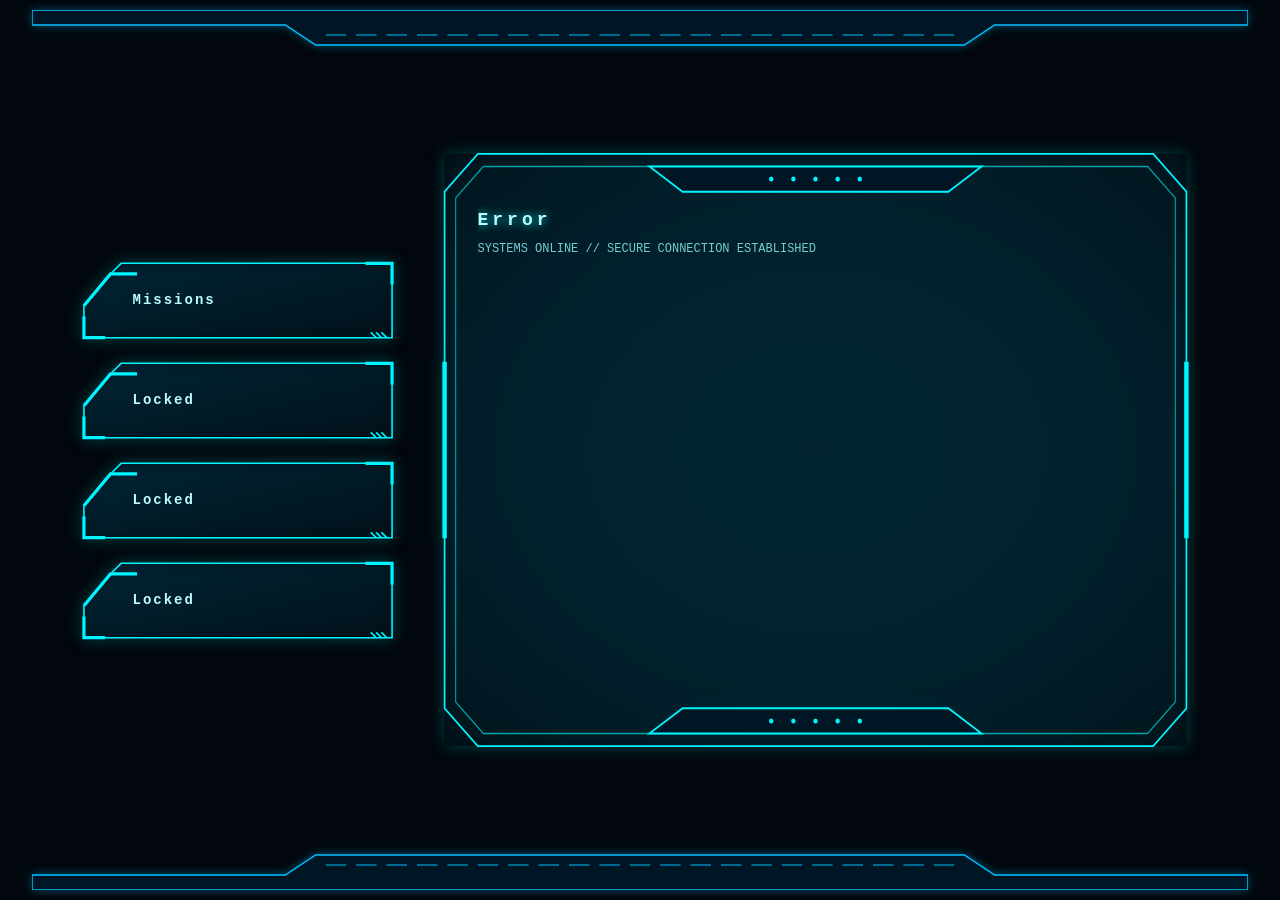
<file: Quest board/index.html>
<!DOCTYPE html>
<html lang="nl">
<head>
  <meta charset="UTF-8">
  <meta name="viewport" content="width=device-width, initial-scale=1.0">
  <title>Identieke HUD Interface</title>
  <link rel="stylesheet" href="./style/style.css">
</head>
<body class="fixed-screen">


  
  <div class="hud-top-bar">
    <svg viewBox="0 0 1200 40" preserveAspectRatio="none">
      <path d="M 0,0 L 1200,0 L 1200,15 L 950,15 L 920,35 L 280,35 L 250,15 L 0,15 Z" fill="#011625" stroke="#00bfff" stroke-width="1.5"/>
      <path d="M 290,25 L 910,25" stroke="#00bfff" stroke-width="1" stroke-dasharray="20 10"/>
    </svg>
  </div>

  
  <div class="hud-main-container">
    
    
    <div class="left-menu-panel">
      
      
      <div class="hud-button-wrapper">
        <svg viewBox="0 0 300 80" class="hud-svg-shape">
          <polygon points="40,5 295,5 295,75 5,75 5,45 30,15" fill="url(#boxGrad)" />
          <polygon points="40,5 295,5 295,75 5,75 5,45 30,15" fill="none" stroke="#00f5ff" stroke-width="1.5" />
          <path d="M 5,45 L 30,15 L 55,15" fill="none" stroke="#00f5ff" stroke-width="3" />
          <path d="M 5,55 L 5,75 L 25,75" fill="none" stroke="#00f5ff" stroke-width="3" />
          <path d="M 270,5 L 295,5 L 295,25" fill="none" stroke="#00f5ff" stroke-width="3" />
          <path d="M 275,70 L 280,75 M 280,70 L 285,75 M 285,70 L 290,75" stroke="#00f5ff" stroke-width="1.5" />
        </svg>
          <a href="first.html" class="hud-box-link">
            Missions
          </a>
      </div>

      <div class="hud-button-wrapper">
        <svg viewBox="0 0 300 80" class="hud-svg-shape"><polygon points="40,5 295,5 295,75 5,75 5,45 30,15" fill="url(#boxGrad)" /><polygon points="40,5 295,5 295,75 5,75 5,45 30,15" fill="none" stroke="#00f5ff" stroke-width="1.5" /><path d="M 5,45 L 30,15 L 55,15" fill="none" stroke="#00f5ff" stroke-width="3" /><path d="M 5,55 L 5,75 L 25,75" fill="none" stroke="#00f5ff" stroke-width="3" /><path d="M 270,5 L 295,5 L 295,25" fill="none" stroke="#00f5ff" stroke-width="3" /><path d="M 275,70 L 280,75 M 280,70 L 285,75 M 285,70 L 290,75" stroke="#00f5ff" stroke-width="1.5" /></svg>
        <div class="button-text">Locked</div>
      </div>

      <div class="hud-button-wrapper">
        <svg viewBox="0 0 300 80" class="hud-svg-shape"><polygon points="40,5 295,5 295,75 5,75 5,45 30,15" fill="url(#boxGrad)" /><polygon points="40,5 295,5 295,75 5,75 5,45 30,15" fill="none" stroke="#00f5ff" stroke-width="1.5" /><path d="M 5,45 L 30,15 L 55,15" fill="none" stroke="#00f5ff" stroke-width="3" /><path d="M 5,55 L 5,75 L 25,75" fill="none" stroke="#00f5ff" stroke-width="3" /><path d="M 270,5 L 295,5 L 295,25" fill="none" stroke="#00f5ff" stroke-width="3" /><path d="M 275,70 L 280,75 M 280,70 L 285,75 M 285,70 L 290,75" stroke="#00f5ff" stroke-width="1.5" /></svg>
        <div class="button-text">Locked</div>
      </div>

      <div class="hud-button-wrapper">
        <svg viewBox="0 0 300 80" class="hud-svg-shape"><polygon points="40,5 295,5 295,75 5,75 5,45 30,15" fill="url(#boxGrad)" /><polygon points="40,5 295,5 295,75 5,75 5,45 30,15" fill="none" stroke="#00f5ff" stroke-width="1.5" /><path d="M 5,45 L 30,15 L 55,15" fill="none" stroke="#00f5ff" stroke-width="3" /><path d="M 5,55 L 5,75 L 25,75" fill="none" stroke="#00f5ff" stroke-width="3" /><path d="M 270,5 L 295,5 L 295,25" fill="none" stroke="#00f5ff" stroke-width="3" /><path d="M 275,70 L 280,75 M 280,70 L 285,75 M 285,70 L 290,75" stroke="#00f5ff" stroke-width="1.5" /></svg>
        <div class="button-text">Locked</div>
      </div>

    </div>

    <div class="main-screen-panel">
      <svg viewBox="0 0 700 500" class="hud-svg-shape" preserveAspectRatio="none">
        <rect x="15" y="15" width="670" height="470" fill="url(#screenBgGrad)" />
        <polygon points="15,45 45,15 655,15 685,45 685,455 655,485 45,485 15,455" fill="none" stroke="#00f5ff" stroke-width="1.5" />
        <polygon points="25,50 50,25 650,25 675,50 675,450 650,475 50,475 25,450" fill="none" stroke="#00a3a8" stroke-width="1" />
        <path d="M 15,180 L 15,320 M 685,180 L 685,320" stroke="#00f5ff" stroke-width="4" fill="none" />
        <polygon points="200,25 230,45 470,45 500,25" fill="#011625" stroke="#00f5ff" stroke-width="1.5" />
        <polygon points="200,475 230,455 470,455 500,475" fill="#011625" stroke="#00f5ff" stroke-width="1.5" />
        <circle cx="310" cy="35" r="2" fill="#00f5ff" /><circle cx="330" cy="35" r="2" fill="#00f5ff" /><circle cx="350" cy="35" r="2" fill="#00f5ff" /><circle cx="370" cy="35" r="2" fill="#00f5ff" /><circle cx="390" cy="35" r="2" fill="#00f5ff" />
        <circle cx="310" cy="465" r="2" fill="#00f5ff" /><circle cx="330" cy="465" r="2" fill="#00f5ff" /><circle cx="350" cy="465" r="2" fill="#00f5ff" /><circle cx="370" cy="465" r="2" fill="#00f5ff" /><circle cx="390" cy="465" r="2" fill="#00f5ff" />
      </svg>

      <div class="screen-content-overlay">
        <h2>Error</h2>
        <p>SYSTEMS ONLINE // SECURE CONNECTION ESTABLISHED</p>
      </div>
    </div>

  </div>

  <div class="hud-bottom-bar">
    <svg viewBox="0 0 1200 40" preserveAspectRatio="none">
      <path d="M 0,40 L 1200,40 L 1200,25 L 950,25 L 920,5 L 280,5 L 250,25 L 0,25 Z" fill="#011625" stroke="#00bfff" stroke-width="1.5"/>
      <path d="M 290,15 L 910,15" stroke="#00bfff" stroke-width="1" stroke-dasharray="20 10"/>
    </svg>
  </div>

  <svg width="0" height="0" style="position: absolute;">
    <defs>
   
      <linearGradient id="boxGrad" x1="0%" y1="0%" x2="100%" y2="100%">
        <stop offset="0%" stop-color="#021a2e" stop-opacity="0.7" />
        <stop offset="100%" stop-color="#010c14" stop-opacity="0.9" />
      </linearGradient>
    
      <radialGradient id="screenBgGrad" cx="50%" cy="50%" r="70%">
        <stop offset="0%" stop-color="#04233c" stop-opacity="0.4" />
        <stop offset="100%" stop-color="#010a12" stop-opacity="0.8" />
      </radialGradient>
    </defs>
  </svg>

</body>
</html>
</file>
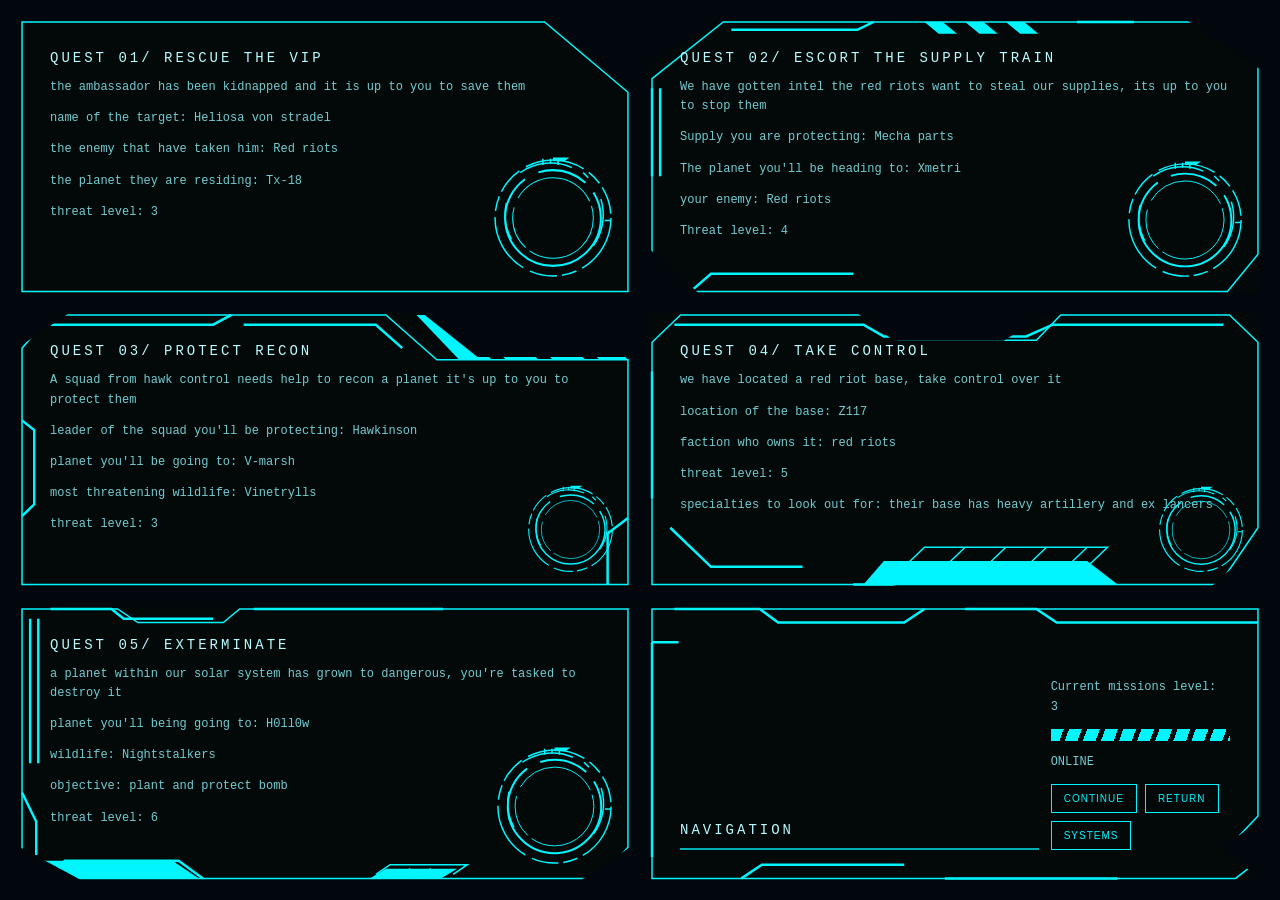
<file: Quest board/first.html>
<!DOCTYPE html>
<html lang="en">
<head>
  <meta charset="UTF-8">
  <meta name="viewport" content="width=device-width, initial-scale=1.0">
  <title>Sci-Fi HUD Panels</title>
  <link rel="stylesheet" href="./style/style.css">
</head>

<body>
    <main class="hud-grid">

        
        <section class="hud hud-1">
            <svg viewBox="0 0 300 140" preserveAspectRatio="none"
                aria-hidden="true">
                <path class="outline"
                d="M1 1 H258 L299 37 V139 H1 Z"/>
                <path class="accent"
                d="M270 1 H299 V29 Z"/>
            </svg>
            <div class="hud-circle circle-1" aria-hidden="true">
                <svg viewBox="0 0 100 100">
                    
                    <circle class="ring ring-outer"
                    cx="50" cy="50" r="46"/>
                    <circle class="ring ring-main"
                    cx="50" cy="50" r="38"/>
                    <circle class="ring ring-inner"
                    cx="50" cy="50" r="32"/>

                    <path class="ring"
                    d="M 24 14 A 42 42 0 0 1 65 10"/>

                    <path class="ring"
                    d="M 88 35 A 42 42 0 0 1 82 72"/>

                    <path class="ring"
                    d="M 17 67 A 42 42 0 0 1 13 38"/>

                    
                    <path class="ring"
                    d="M 42 3 L 42 8 M 48 3 L 48 7
                        M 54 4 L 54 8
                        M 74 14 L 78 18
                        M 91 52 L 96 52"/>

                    
                    <path class="accent"
                    d="M 50 2 L 63 2 L 59 5 L 50 5 Z"/>
                </svg>
            </div>




            <div class="hud-content">
                <h2> quest 01/ Rescue the vip</h2>
                <p>the ambassador has been kidnapped and it is up to you to save them</p>
                <p>name of the target: Heliosa von stradel</p>
                <p>the enemy that have taken him: Red riots</p>
                <p>the planet they are residing: Tx-18</p>
                <p>threat level: 3</p>
            </div>
        </section>

        
        <section class="hud hud-2">
            <svg viewBox="0 0 300 140" preserveAspectRatio="none"
                aria-hidden="true">
                <path class="outline"
                d="M36 1 H270 L299 1 V20 L299 120
                    L284 139 H1 V30 Z"/>
                <path class="detail"
                d="M40 5 H102 L110 1 M210 1 H238
                    M1 35 V80 M5 35 V80
                    M20 139 L30 130 H100"/>
                <path class="accent"
                d="M135 1 H144 L151 7 H142 Z
                    M155 1 H164 L171 7 H162 Z
                    M175 1 H184 L191 7 H182 Z"/>
            </svg>
            <div class="hud-circle circle-1" aria-hidden="true">
                <svg viewBox="0 0 100 100">
                    
                    <circle class="ring ring-outer"
                    cx="50" cy="50" r="46"/>
                    <circle class="ring ring-main"
                    cx="50" cy="50" r="38"/>
                    <circle class="ring ring-inner"
                    cx="50" cy="50" r="32"/>

                    <path class="ring"
                    d="M 24 14 A 42 42 0 0 1 65 10"/>

                    <path class="ring"
                    d="M 88 35 A 42 42 0 0 1 82 72"/>

                    <path class="ring"
                    d="M 17 67 A 42 42 0 0 1 13 38"/>

                    
                    <path class="ring"
                    d="M 42 3 L 42 8 M 48 3 L 48 7
                        M 54 4 L 54 8
                        M 74 14 L 78 18
                        M 91 52 L 96 52"/>

                    
                    <path class="accent"
                    d="M 50 2 L 63 2 L 59 5 L 50 5 Z"/>
                </svg>
            </div>
            <div class="hud-content">
                <h2>quest 02/ Escort the supply train</h2>
                <p>We have gotten intel the red riots want to steal our supplies, its up to you to stop them</p>
                <p>Supply you are protecting: Mecha parts</p>
                <p>The planet you'll be heading to: Xmetri</p>
                <p>your enemy: Red riots</p>
                <p>Threat level: 4</p>
            </div>
        </section>

        
        <section class="hud hud-3">
            <svg viewBox="0 0 300 140" preserveAspectRatio="none"
                aria-hidden="true">
                <path class="outline"
                d="M15 1 H100 L110 1 L120 1 H180
                    L205 24 H299 V139 H1 V18 Z"/>
                <path class="detail"
                d="M15 6 H95 L104 1
                    M110 6 H175 L188 18
                    M1 55 L7 60 V98 L1 104
                    M299 105 L289 113 V139"/>
                <path class="accent"
                d="M195 1 L211 1 L232 24 H216 Z
                    M218 1 L234 1 L255 24 H239 Z
                    M241 1 L257 1 L278 24 H262 Z
                    M264 1 L280 1 L299 24 H285 Z"/>
            </svg>
            <div class="hud-circle circle-1" aria-hidden="true">
                <svg viewBox="0 0 100 100">
                    
                    <circle class="ring ring-outer"
                    cx="50" cy="50" r="46"/>
                    <circle class="ring ring-main"
                    cx="50" cy="50" r="38"/>
                    <circle class="ring ring-inner"
                    cx="50" cy="50" r="32"/>

                    <path class="ring"
                    d="M 24 14 A 42 42 0 0 1 65 10"/>

                    <path class="ring"
                    d="M 88 35 A 42 42 0 0 1 82 72"/>

                    <path class="ring"
                    d="M 17 67 A 42 42 0 0 1 13 38"/>

                    
                    <path class="ring"
                    d="M 42 3 L 42 8 M 48 3 L 48 7
                        M 54 4 L 54 8
                        M 74 14 L 78 18
                        M 91 52 L 96 52"/>

                    
                    <path class="accent"
                    d="M 50 2 L 63 2 L 59 5 L 50 5 Z"/>
                </svg>
            </div>
            <div class="hud-content">
                <h2>quest 03/ Protect recon</h2>
                <p>A squad from hawk control needs help to recon a planet it's up to you to protect them</p>
                <p>leader of the squad you'll be protecting: Hawkinson</p>
                <p>planet you'll be going to: V-marsh</p>
                <p>most threatening wildlife: Vinetrylls </p>
                <p>threat level: 3</p>
            </div>
        </section>

        
        <section class="hud hud-4">
            <svg viewBox="0 0 300 140" preserveAspectRatio="none"
                aria-hidden="true">
                <path class="outline"
                d="M1 15 L15 1 H110 L122 14 H190
                    L202 1 H285 L299 15 V110
                    L280 139 H1 Z"/>
                <path class="detail"
                d="M12 6 H105 L115 12 H185
                    L198 6 H282 M1 30 V95
                    M10 110 L30 130 H75
                    M100 139 H120"/>
                <path class="accent"
                d="M115 127 H215 L230 139 H105 Z"/>
                <path class="outline"
                d="M125 130 L135 120 H225 L215 130
                    M145 130 L155 120 M165 130 L175 120
                    M185 130 L195 120 M205 130 L215 120"/>
            </svg>
            <div class="hud-circle circle-1" aria-hidden="true">
                <svg viewBox="0 0 100 100">
                    
                    <circle class="ring ring-outer"
                    cx="50" cy="50" r="46"/>
                    <circle class="ring ring-main"
                    cx="50" cy="50" r="38"/>
                    <circle class="ring ring-inner"
                    cx="50" cy="50" r="32"/>

                    <path class="ring"
                    d="M 24 14 A 42 42 0 0 1 65 10"/>

                    <path class="ring"
                    d="M 88 35 A 42 42 0 0 1 82 72"/>

                    <path class="ring"
                    d="M 17 67 A 42 42 0 0 1 13 38"/>

                    
                    <path class="ring"
                    d="M 42 3 L 42 8 M 48 3 L 48 7
                        M 54 4 L 54 8
                        M 74 14 L 78 18
                        M 91 52 L 96 52"/>

                    
                    <path class="accent"
                    d="M 50 2 L 63 2 L 59 5 L 50 5 Z"/>
                </svg>
            </div>
            <div class="hud-content">
                <h2>quest 04/ Take control</h2>
                <p>we have located a red riot base, take control over it</p>
                <p>location of the base: Z117</p>
                <p>faction who owns it: red riots</p>
                <p>threat level: 5</p>
                <p>specialties to look out for: their base has heavy artillery and ex lancers </p>
            </div>
        </section>

        
        <section class="hud hud-5">
            <svg viewBox="0 0 300 140" preserveAspectRatio="none"
                aria-hidden="true">
                <path class="outline"
                d="M1 1 H48 L58 8 H100 L108 1
                    H210 L220 1 H299 V123
                    L285 139 H1 Z"/>
                <path class="detail"
                d="M5 6 V80 M9 6 V80
                    M15 1 H45 L51 6 H95
                    M115 1 H208
                    M1 95 L8 110 V127
                    M15 139 L22 130 H78 L90 139"/>
                <path class="accent"
                d="M8 130 H75 L88 139 H8 Z
                    M180 134 H215 L207 139 H172 Z"/>
                <path class="outline"
                d="M175 137 L182 132 H220 L213 137
                    M185 139 L192 134 M195 139 L202 134"/>
            </svg>
            <div class="hud-circle circle-1" aria-hidden="true">
                <svg viewBox="0 0 100 100">
                    
                    <circle class="ring ring-outer"
                    cx="50" cy="50" r="46"/>
                    <circle class="ring ring-main"
                    cx="50" cy="50" r="38"/>
                    <circle class="ring ring-inner"
                    cx="50" cy="50" r="32"/>

                    <path class="ring"
                    d="M 24 14 A 42 42 0 0 1 65 10"/>

                    <path class="ring"
                    d="M 88 35 A 42 42 0 0 1 82 72"/>

                    <path class="ring"
                    d="M 17 67 A 42 42 0 0 1 13 38"/>

                    
                    <path class="ring"
                    d="M 42 3 L 42 8 M 48 3 L 48 7
                        M 54 4 L 54 8
                        M 74 14 L 78 18
                        M 91 52 L 96 52"/>

                    
                    <path class="accent"
                    d="M 50 2 L 63 2 L 59 5 L 50 5 Z"/>
                </svg>
            </div>
            <div class="hud-content">
                <h2>quest 05/ exterminate</h2>
                <p>a planet within our solar system has grown to dangerous, you're tasked to destroy it</p>
                <p>planet you'll being going to: H0ll0w</p>
                <p>wildlife: Nightstalkers</p>
                <p>objective: plant and protect bomb</p>
                <p>threat level: 6</p>
            </div>
        </section>

        
        <section class="hud hud-6">
            <svg viewBox="0 0 300 140" preserveAspectRatio="none"
                aria-hidden="true">
                <path class="outline"
                d="M1 1 H299 V107 L290 117 L299 130
                    L288 139 H1 Z"/>
                <path class="detail"
                d="M12 1 H54 L63 8 H125 L135 1
                    M155 1 H190 L200 8 H299
                    M1 18 H14 M1 18 V128
                    M45 139 L55 132 H125
                    M145 139 H230"/>
            </svg>
            <div class="hud-content">
                <div>
                <h2>navigation</h2>
                <div class="screen"></div>
                </div>
                <div>
                <p>Current missions level: 3</p>
                <div class="bars"></div>
                <p>ONLINE</p>
                

                <div class="button-group">
                    <button onclick="window.location.href='second.html'">
                        Continue
                    </button>

                    <button onclick="window.location.href='last.html'">
                        Return
                    </button>
                    <button onclick="window.location.href='index.html'">
                        Systems
                    </button>
                </div>
            </div>
        </section>

    </main>
    <script>
        document.querySelectorAll('.hud-circle').forEach(circle => {
        
        const size = Math.floor(Math.random() * 41) + 90;

        circle.style.setProperty('--circle-size', `${size}px`);
        });
    </script>
</body>
</html>
</file>
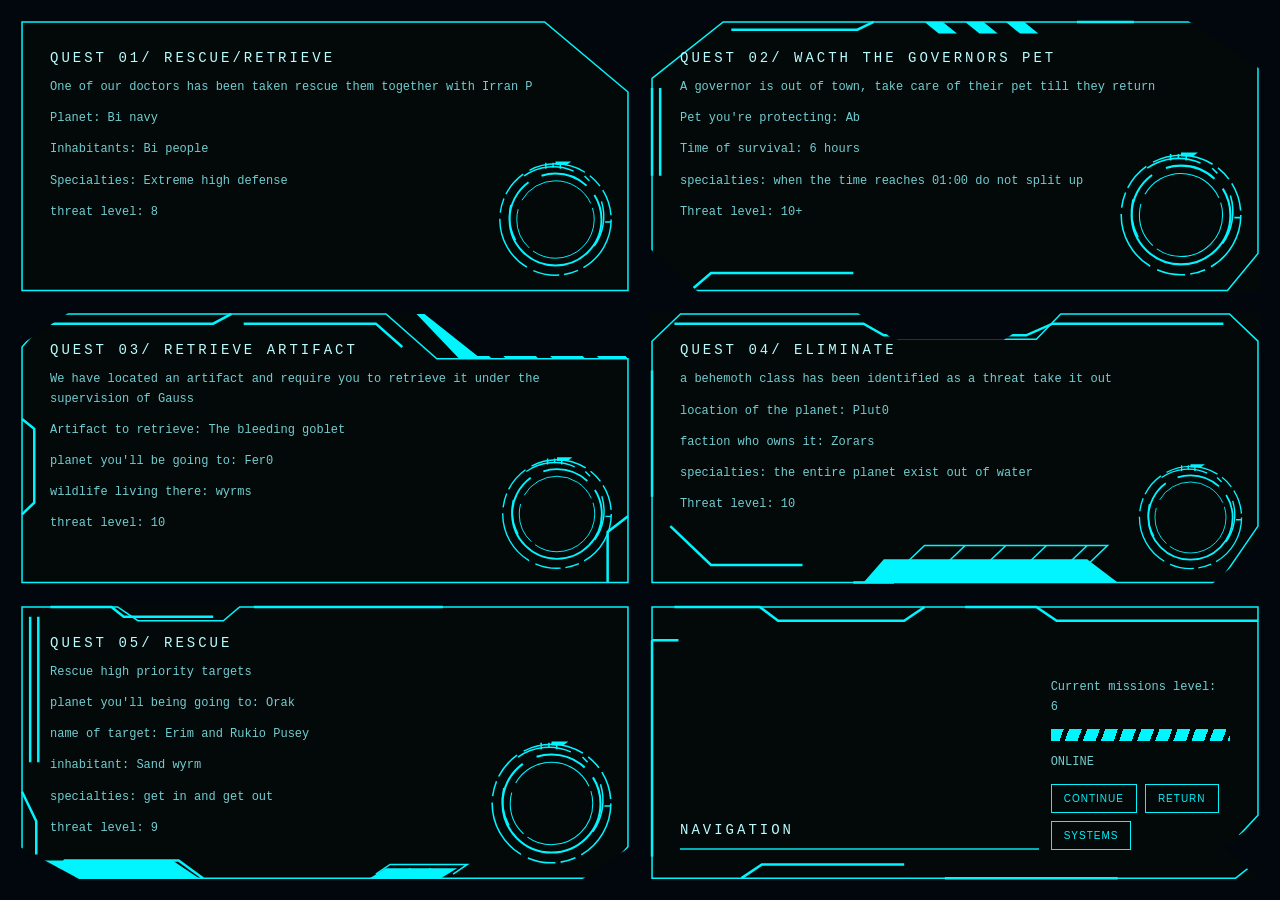
<file: Quest board/last.html>
<!DOCTYPE html>
<html lang="en">
<head>
  <meta charset="UTF-8">
  <meta name="viewport" content="width=device-width, initial-scale=1.0">
  <title>Sci-Fi HUD Panels</title>
  <link rel="stylesheet" href="./style/style.css">
</head>

<body>
    <main class="hud-grid">

        
        <section class="hud hud-1">
            <svg viewBox="0 0 300 140" preserveAspectRatio="none"
                aria-hidden="true">
                <path class="outline"
                d="M1 1 H258 L299 37 V139 H1 Z"/>
                <path class="accent"
                d="M270 1 H299 V29 Z"/>
            </svg>
            <div class="hud-circle circle-1" aria-hidden="true">
                <svg viewBox="0 0 100 100">
                    
                    <circle class="ring ring-outer"
                    cx="50" cy="50" r="46"/>
                    <circle class="ring ring-main"
                    cx="50" cy="50" r="38"/>
                    <circle class="ring ring-inner"
                    cx="50" cy="50" r="32"/>

                    <path class="ring"
                    d="M 24 14 A 42 42 0 0 1 65 10"/>

                    <path class="ring"
                    d="M 88 35 A 42 42 0 0 1 82 72"/>

                    <path class="ring"
                    d="M 17 67 A 42 42 0 0 1 13 38"/>

                    
                    <path class="ring"
                    d="M 42 3 L 42 8 M 48 3 L 48 7
                        M 54 4 L 54 8
                        M 74 14 L 78 18
                        M 91 52 L 96 52"/>

                    
                    <path class="accent"
                    d="M 50 2 L 63 2 L 59 5 L 50 5 Z"/>
                </svg>
            </div>




            <div class="hud-content">
                <h2> quest 01/ rescue/retrieve</h2>
                <p>One of our doctors has been taken rescue them together with Irran P</p>
                <p>Planet: Bi navy</p>
                <p>Inhabitants: Bi people</p>
                <p>Specialties: Extreme high defense</p>
                <p>threat level: 8</p>
            </div>
        </section>

        
        <section class="hud hud-2">
            <svg viewBox="0 0 300 140" preserveAspectRatio="none"
                aria-hidden="true">
                <path class="outline"
                d="M36 1 H270 L299 1 V20 L299 120
                    L284 139 H1 V30 Z"/>
                <path class="detail"
                d="M40 5 H102 L110 1 M210 1 H238
                    M1 35 V80 M5 35 V80
                    M20 139 L30 130 H100"/>
                <path class="accent"
                d="M135 1 H144 L151 7 H142 Z
                    M155 1 H164 L171 7 H162 Z
                    M175 1 H184 L191 7 H182 Z"/>
            </svg>
            <div class="hud-circle circle-1" aria-hidden="true">
                <svg viewBox="0 0 100 100">
                    
                    <circle class="ring ring-outer"
                    cx="50" cy="50" r="46"/>
                    <circle class="ring ring-main"
                    cx="50" cy="50" r="38"/>
                    <circle class="ring ring-inner"
                    cx="50" cy="50" r="32"/>

                    <path class="ring"
                    d="M 24 14 A 42 42 0 0 1 65 10"/>

                    <path class="ring"
                    d="M 88 35 A 42 42 0 0 1 82 72"/>

                    <path class="ring"
                    d="M 17 67 A 42 42 0 0 1 13 38"/>

                    
                    <path class="ring"
                    d="M 42 3 L 42 8 M 48 3 L 48 7
                        M 54 4 L 54 8
                        M 74 14 L 78 18
                        M 91 52 L 96 52"/>

                    
                    <path class="accent"
                    d="M 50 2 L 63 2 L 59 5 L 50 5 Z"/>
                </svg>
            </div>
            <div class="hud-content">
                <h2>quest 02/ Wacth the governors pet</h2>
                <p>A governor is out of town, take care of their pet till they return</p>
                <p>Pet you're protecting: Ab</p>
                <p>Time of survival: 6 hours</p>
                <p>specialties: when the time reaches 01:00 do not split up</p>
                <p>Threat level: 10+</p>
            </div>
        </section>

        
        <section class="hud hud-3">
            <svg viewBox="0 0 300 140" preserveAspectRatio="none"
                aria-hidden="true">
                <path class="outline"
                d="M15 1 H100 L110 1 L120 1 H180
                    L205 24 H299 V139 H1 V18 Z"/>
                <path class="detail"
                d="M15 6 H95 L104 1
                    M110 6 H175 L188 18
                    M1 55 L7 60 V98 L1 104
                    M299 105 L289 113 V139"/>
                <path class="accent"
                d="M195 1 L211 1 L232 24 H216 Z
                    M218 1 L234 1 L255 24 H239 Z
                    M241 1 L257 1 L278 24 H262 Z
                    M264 1 L280 1 L299 24 H285 Z"/>
            </svg>
            <div class="hud-circle circle-1" aria-hidden="true">
                <svg viewBox="0 0 100 100">
                    
                    <circle class="ring ring-outer"
                    cx="50" cy="50" r="46"/>
                    <circle class="ring ring-main"
                    cx="50" cy="50" r="38"/>
                    <circle class="ring ring-inner"
                    cx="50" cy="50" r="32"/>

                    <path class="ring"
                    d="M 24 14 A 42 42 0 0 1 65 10"/>

                    <path class="ring"
                    d="M 88 35 A 42 42 0 0 1 82 72"/>

                    <path class="ring"
                    d="M 17 67 A 42 42 0 0 1 13 38"/>

                    
                    <path class="ring"
                    d="M 42 3 L 42 8 M 48 3 L 48 7
                        M 54 4 L 54 8
                        M 74 14 L 78 18
                        M 91 52 L 96 52"/>

                    
                    <path class="accent"
                    d="M 50 2 L 63 2 L 59 5 L 50 5 Z"/>
                </svg>
            </div>
            <div class="hud-content">
                <h2>quest 03/ Retrieve artifact</h2>
                <p>We have located an artifact and require you to retrieve it under the supervision of Gauss</p>
                <p>Artifact to retrieve: The bleeding goblet</p>
                <p>planet you'll be going to: Fer0</p>
                <p>wildlife living there: wyrms</p>
                <p>threat level: 10</p>
            </div>
        </section>

        
        <section class="hud hud-4">
            <svg viewBox="0 0 300 140" preserveAspectRatio="none"
                aria-hidden="true">
                <path class="outline"
                d="M1 15 L15 1 H110 L122 14 H190
                    L202 1 H285 L299 15 V110
                    L280 139 H1 Z"/>
                <path class="detail"
                d="M12 6 H105 L115 12 H185
                    L198 6 H282 M1 30 V95
                    M10 110 L30 130 H75
                    M100 139 H120"/>
                <path class="accent"
                d="M115 127 H215 L230 139 H105 Z"/>
                <path class="outline"
                d="M125 130 L135 120 H225 L215 130
                    M145 130 L155 120 M165 130 L175 120
                    M185 130 L195 120 M205 130 L215 120"/>
            </svg>
            <div class="hud-circle circle-1" aria-hidden="true">
                <svg viewBox="0 0 100 100">
                    
                    <circle class="ring ring-outer"
                    cx="50" cy="50" r="46"/>
                    <circle class="ring ring-main"
                    cx="50" cy="50" r="38"/>
                    <circle class="ring ring-inner"
                    cx="50" cy="50" r="32"/>

                    <path class="ring"
                    d="M 24 14 A 42 42 0 0 1 65 10"/>

                    <path class="ring"
                    d="M 88 35 A 42 42 0 0 1 82 72"/>

                    <path class="ring"
                    d="M 17 67 A 42 42 0 0 1 13 38"/>

                    
                    <path class="ring"
                    d="M 42 3 L 42 8 M 48 3 L 48 7
                        M 54 4 L 54 8
                        M 74 14 L 78 18
                        M 91 52 L 96 52"/>

                    
                    <path class="accent"
                    d="M 50 2 L 63 2 L 59 5 L 50 5 Z"/>
                </svg>
            </div>
            <div class="hud-content">
                <h2>quest 04/ Eliminate</h2>
                <p>a behemoth class has been identified as a threat take it out</p>
                <p>location of the planet: Plut0</p>
                <p>faction who owns it: Zorars</p>
                <p>specialties: the entire planet exist out of water</p>
                <p>Threat level: 10</p>
            </div>
        </section>

        
        <section class="hud hud-5">
            <svg viewBox="0 0 300 140" preserveAspectRatio="none"
                aria-hidden="true">
                <path class="outline"
                d="M1 1 H48 L58 8 H100 L108 1
                    H210 L220 1 H299 V123
                    L285 139 H1 Z"/>
                <path class="detail"
                d="M5 6 V80 M9 6 V80
                    M15 1 H45 L51 6 H95
                    M115 1 H208
                    M1 95 L8 110 V127
                    M15 139 L22 130 H78 L90 139"/>
                <path class="accent"
                d="M8 130 H75 L88 139 H8 Z
                    M180 134 H215 L207 139 H172 Z"/>
                <path class="outline"
                d="M175 137 L182 132 H220 L213 137
                    M185 139 L192 134 M195 139 L202 134"/>
            </svg>
            <div class="hud-circle circle-1" aria-hidden="true">
                <svg viewBox="0 0 100 100">
                    
                    <circle class="ring ring-outer"
                    cx="50" cy="50" r="46"/>
                    <circle class="ring ring-main"
                    cx="50" cy="50" r="38"/>
                    <circle class="ring ring-inner"
                    cx="50" cy="50" r="32"/>

                    <path class="ring"
                    d="M 24 14 A 42 42 0 0 1 65 10"/>

                    <path class="ring"
                    d="M 88 35 A 42 42 0 0 1 82 72"/>

                    <path class="ring"
                    d="M 17 67 A 42 42 0 0 1 13 38"/>

                    
                    <path class="ring"
                    d="M 42 3 L 42 8 M 48 3 L 48 7
                        M 54 4 L 54 8
                        M 74 14 L 78 18
                        M 91 52 L 96 52"/>

                    
                    <path class="accent"
                    d="M 50 2 L 63 2 L 59 5 L 50 5 Z"/>
                </svg>
            </div>
            <div class="hud-content">
                <h2>quest 05/ Rescue</h2>
                <p>Rescue high priority targets</p>
                <p>planet you'll being going to: Orak</p>
                <p> name of target: Erim and Rukio Pusey</p>
                <p>inhabitant: Sand wyrm </p>
                <p>specialties: get in and get out</p>
                <p>threat level: 9 </p>
            </div>
        </section>

        
        <section class="hud hud-6">
            <svg viewBox="0 0 300 140" preserveAspectRatio="none"
                aria-hidden="true">
                <path class="outline"
                d="M1 1 H299 V107 L290 117 L299 130
                    L288 139 H1 Z"/>
                <path class="detail"
                d="M12 1 H54 L63 8 H125 L135 1
                    M155 1 H190 L200 8 H299
                    M1 18 H14 M1 18 V128
                    M45 139 L55 132 H125
                    M145 139 H230"/>
            </svg>
            <div class="hud-content">
                <div>
                <h2>navigation</h2>
                <div class="screen"></div>
                </div>
                <div>
                <p>Current missions level: 6</p>
                <div class="bars"></div>
                <p>ONLINE</p>
                

                <div class="button-group">
                    <button onclick="window.location.href='first.html'">
                        Continue
                    </button>

                    <button onclick="window.location.href='second.html'">
                        Return
                    </button>

                    <button onclick="window.location.href='index.html'">
                        Systems
                    </button>
                </div>
            </div>
        </section>

    </main>
    <script>
        document.querySelectorAll('.hud-circle').forEach(circle => {
        
        const size = Math.floor(Math.random() * 41) + 90;

        circle.style.setProperty('--circle-size', `${size}px`);
        });
    </script>
</body>
</html>
</file>
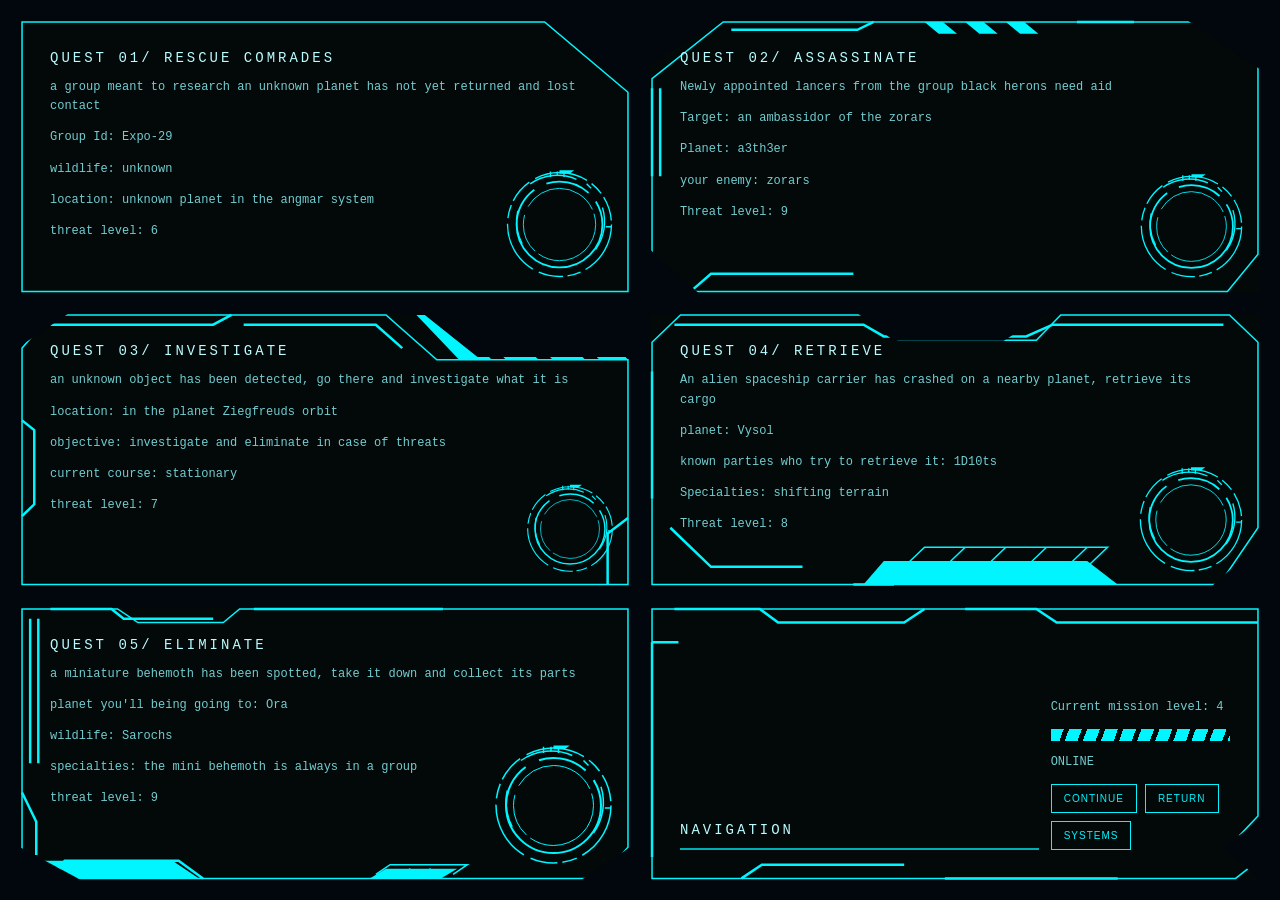
<file: Quest board/second.html>
<!DOCTYPE html>
<html lang="en">
<head>
  <meta charset="UTF-8">
  <meta name="viewport" content="width=device-width, initial-scale=1.0">
  <title>Sci-Fi HUD Panels</title>
  <link rel="stylesheet" href="./style/style.css">
</head>

<body>
    <main class="hud-grid">

        
        <section class="hud hud-1">
            <svg viewBox="0 0 300 140" preserveAspectRatio="none"
                aria-hidden="true">
                <path class="outline"
                d="M1 1 H258 L299 37 V139 H1 Z"/>
                <path class="accent"
                d="M270 1 H299 V29 Z"/>
            </svg>
            <div class="hud-circle circle-1" aria-hidden="true">
                <svg viewBox="0 0 100 100">
                    
                    <circle class="ring ring-outer"
                    cx="50" cy="50" r="46"/>
                    <circle class="ring ring-main"
                    cx="50" cy="50" r="38"/>
                    <circle class="ring ring-inner"
                    cx="50" cy="50" r="32"/>

                    <path class="ring"
                    d="M 24 14 A 42 42 0 0 1 65 10"/>

                    <path class="ring"
                    d="M 88 35 A 42 42 0 0 1 82 72"/>

                    <path class="ring"
                    d="M 17 67 A 42 42 0 0 1 13 38"/>

                    
                    <path class="ring"
                    d="M 42 3 L 42 8 M 48 3 L 48 7
                        M 54 4 L 54 8
                        M 74 14 L 78 18
                        M 91 52 L 96 52"/>

                    
                    <path class="accent"
                    d="M 50 2 L 63 2 L 59 5 L 50 5 Z"/>
                </svg>
            </div>




            <div class="hud-content">
                <h2> quest 01/ Rescue comrades</h2>
                <p>a group meant to research an unknown planet has not yet returned and lost contact</p>
                <p>Group Id: Expo-29</p>
                <p>wildlife: unknown</p>
                <p>location: unknown planet in the angmar system</p>
                <p>threat level: 6</p>
            </div>
        </section>

        
        <section class="hud hud-2">
            <svg viewBox="0 0 300 140" preserveAspectRatio="none"
                aria-hidden="true">
                <path class="outline"
                d="M36 1 H270 L299 1 V20 L299 120
                    L284 139 H1 V30 Z"/>
                <path class="detail"
                d="M40 5 H102 L110 1 M210 1 H238
                    M1 35 V80 M5 35 V80
                    M20 139 L30 130 H100"/>
                <path class="accent"
                d="M135 1 H144 L151 7 H142 Z
                    M155 1 H164 L171 7 H162 Z
                    M175 1 H184 L191 7 H182 Z"/>
            </svg>
            <div class="hud-circle circle-1" aria-hidden="true">
                <svg viewBox="0 0 100 100">
                    
                    <circle class="ring ring-outer"
                    cx="50" cy="50" r="46"/>
                    <circle class="ring ring-main"
                    cx="50" cy="50" r="38"/>
                    <circle class="ring ring-inner"
                    cx="50" cy="50" r="32"/>

                    <path class="ring"
                    d="M 24 14 A 42 42 0 0 1 65 10"/>

                    <path class="ring"
                    d="M 88 35 A 42 42 0 0 1 82 72"/>

                    <path class="ring"
                    d="M 17 67 A 42 42 0 0 1 13 38"/>

                    
                    <path class="ring"
                    d="M 42 3 L 42 8 M 48 3 L 48 7
                        M 54 4 L 54 8
                        M 74 14 L 78 18
                        M 91 52 L 96 52"/>

                    
                    <path class="accent"
                    d="M 50 2 L 63 2 L 59 5 L 50 5 Z"/>
                </svg>
            </div>
            <div class="hud-content">
                <h2>quest 02/ assassinate</h2>
                <p>Newly appointed lancers from the group black herons need aid</p>
                <p>Target: an ambassidor of the zorars</p>
                <p>Planet: a3th3er</p>
                <p>your enemy: zorars</p>
                <p>Threat level: 9</p>
            </div>
        </section>

        
        <section class="hud hud-3">
            <svg viewBox="0 0 300 140" preserveAspectRatio="none"
                aria-hidden="true">
                <path class="outline"
                d="M15 1 H100 L110 1 L120 1 H180
                    L205 24 H299 V139 H1 V18 Z"/>
                <path class="detail"
                d="M15 6 H95 L104 1
                    M110 6 H175 L188 18
                    M1 55 L7 60 V98 L1 104
                    M299 105 L289 113 V139"/>
                <path class="accent"
                d="M195 1 L211 1 L232 24 H216 Z
                    M218 1 L234 1 L255 24 H239 Z
                    M241 1 L257 1 L278 24 H262 Z
                    M264 1 L280 1 L299 24 H285 Z"/>
            </svg>
            <div class="hud-circle circle-1" aria-hidden="true">
                <svg viewBox="0 0 100 100">
                    
                    <circle class="ring ring-outer"
                    cx="50" cy="50" r="46"/>
                    <circle class="ring ring-main"
                    cx="50" cy="50" r="38"/>
                    <circle class="ring ring-inner"
                    cx="50" cy="50" r="32"/>

                    <path class="ring"
                    d="M 24 14 A 42 42 0 0 1 65 10"/>

                    <path class="ring"
                    d="M 88 35 A 42 42 0 0 1 82 72"/>

                    <path class="ring"
                    d="M 17 67 A 42 42 0 0 1 13 38"/>

                    
                    <path class="ring"
                    d="M 42 3 L 42 8 M 48 3 L 48 7
                        M 54 4 L 54 8
                        M 74 14 L 78 18
                        M 91 52 L 96 52"/>

                    
                    <path class="accent"
                    d="M 50 2 L 63 2 L 59 5 L 50 5 Z"/>
                </svg>
            </div>
            <div class="hud-content">
                <h2>quest 03/ Investigate</h2>
                <p>an unknown object has been detected, go there and investigate what it is</p>
                <p>location: in the planet Ziegfreuds orbit</p>
                <p>objective: investigate and eliminate in case of threats</p>
                <p>current course: stationary</p>
                <p>threat level: 7</p>
            </div>
        </section>

        
        <section class="hud hud-4">
            <svg viewBox="0 0 300 140" preserveAspectRatio="none"
                aria-hidden="true">
                <path class="outline"
                d="M1 15 L15 1 H110 L122 14 H190
                    L202 1 H285 L299 15 V110
                    L280 139 H1 Z"/>
                <path class="detail"
                d="M12 6 H105 L115 12 H185
                    L198 6 H282 M1 30 V95
                    M10 110 L30 130 H75
                    M100 139 H120"/>
                <path class="accent"
                d="M115 127 H215 L230 139 H105 Z"/>
                <path class="outline"
                d="M125 130 L135 120 H225 L215 130
                    M145 130 L155 120 M165 130 L175 120
                    M185 130 L195 120 M205 130 L215 120"/>
            </svg>
            <div class="hud-circle circle-1" aria-hidden="true">
                <svg viewBox="0 0 100 100">
                    
                    <circle class="ring ring-outer"
                    cx="50" cy="50" r="46"/>
                    <circle class="ring ring-main"
                    cx="50" cy="50" r="38"/>
                    <circle class="ring ring-inner"
                    cx="50" cy="50" r="32"/>

                    <path class="ring"
                    d="M 24 14 A 42 42 0 0 1 65 10"/>

                    <path class="ring"
                    d="M 88 35 A 42 42 0 0 1 82 72"/>

                    <path class="ring"
                    d="M 17 67 A 42 42 0 0 1 13 38"/>

                    
                    <path class="ring"
                    d="M 42 3 L 42 8 M 48 3 L 48 7
                        M 54 4 L 54 8
                        M 74 14 L 78 18
                        M 91 52 L 96 52"/>

                    
                    <path class="accent"
                    d="M 50 2 L 63 2 L 59 5 L 50 5 Z"/>
                </svg>
            </div>
            <div class="hud-content">
                <h2>quest 04/ Retrieve</h2>
                <p>An alien spaceship carrier has crashed on a nearby planet, retrieve its cargo</p>
                <p>planet: Vysol</p>
                <p>known parties who try to retrieve it: 1D10ts</p>
                <p>Specialties: shifting terrain</p>
                <p>Threat level: 8</p>
            </div>
        </section>

        
        <section class="hud hud-5">
            <svg viewBox="0 0 300 140" preserveAspectRatio="none"
                aria-hidden="true">
                <path class="outline"
                d="M1 1 H48 L58 8 H100 L108 1
                    H210 L220 1 H299 V123
                    L285 139 H1 Z"/>
                <path class="detail"
                d="M5 6 V80 M9 6 V80
                    M15 1 H45 L51 6 H95
                    M115 1 H208
                    M1 95 L8 110 V127
                    M15 139 L22 130 H78 L90 139"/>
                <path class="accent"
                d="M8 130 H75 L88 139 H8 Z
                    M180 134 H215 L207 139 H172 Z"/>
                <path class="outline"
                d="M175 137 L182 132 H220 L213 137
                    M185 139 L192 134 M195 139 L202 134"/>
            </svg>
            <div class="hud-circle circle-1" aria-hidden="true">
                <svg viewBox="0 0 100 100">
                    
                    <circle class="ring ring-outer"
                    cx="50" cy="50" r="46"/>
                    <circle class="ring ring-main"
                    cx="50" cy="50" r="38"/>
                    <circle class="ring ring-inner"
                    cx="50" cy="50" r="32"/>

                    <path class="ring"
                    d="M 24 14 A 42 42 0 0 1 65 10"/>

                    <path class="ring"
                    d="M 88 35 A 42 42 0 0 1 82 72"/>

                    <path class="ring"
                    d="M 17 67 A 42 42 0 0 1 13 38"/>

                    
                    <path class="ring"
                    d="M 42 3 L 42 8 M 48 3 L 48 7
                        M 54 4 L 54 8
                        M 74 14 L 78 18
                        M 91 52 L 96 52"/>

                    
                    <path class="accent"
                    d="M 50 2 L 63 2 L 59 5 L 50 5 Z"/>
                </svg>
            </div>
            <div class="hud-content">
                <h2>quest 05/ eliminate</h2>
                <p>a miniature behemoth has been spotted, take it down and collect its parts</p>
                <p>planet you'll being going to: Ora</p>
                <p>wildlife: Sarochs</p>
                <p>specialties: the mini behemoth is always in a group</p>
                <p>threat level: 9</p>
            </div>
        </section>

        
        <section class="hud hud-6">
            <svg viewBox="0 0 300 140" preserveAspectRatio="none"
                aria-hidden="true">
                <path class="outline"
                d="M1 1 H299 V107 L290 117 L299 130
                    L288 139 H1 Z"/>
                <path class="detail"
                d="M12 1 H54 L63 8 H125 L135 1
                    M155 1 H190 L200 8 H299
                    M1 18 H14 M1 18 V128
                    M45 139 L55 132 H125
                    M145 139 H230"/>
            </svg>
            <div class="hud-content">
                <div>
                <h2>navigation</h2>
                <div class="screen"></div>
                </div>
                <div>
                <p>Current mission level: 4</p>
                <div class="bars"></div>
                <p>ONLINE</p>
                

                <div class="button-group">
                    <button onclick="window.location.href='last.html'">
                        Continue
                    </button>

                    <button onclick="window.location.href='first.html'">
                        Return
                    </button>

                   <button onclick="window.location.href='index.html'">
                        Systems
                    </button>
                </div>
            </div>
        </section>

    </main>
    <script>
        document.querySelectorAll('.hud-circle').forEach(circle => {
        
        const size = Math.floor(Math.random() * 41) + 90;

        circle.style.setProperty('--circle-size', `${size}px`);
        });
    </script>
</body>
</html>
</file>
<file: Quest board/style/style.css>
:root {
  --cyan: #00f5ff;
  --bg: #030606;
}


* {
  box-sizing: border-box;
}

body {
  margin: 0;
  min-height: 100vh;
  padding: 40px;

  background: var(--bg);
  color: var(--cyan);
  font-family: Arial, sans-serif;
}



.hud-grid {
  display: grid;
  grid-template-columns: repeat(2, minmax(0, 1fr));
  gap: 22px;

  width: min(100%, 1100px);
  margin: auto;
}


.hud {
  position: relative;
  isolation: isolate;

  min-width: 0;
  aspect-ratio: 2.1 / 1;
  padding: 18px;

  background: #030909;

  clip-path: polygon(
    0 8%,
    6% 0,
    76% 0,
    82% 8%,
    100% 8%,
    100% 88%,
    94% 100%,
    14% 100%,
    8% 92%,
    0 92%
  );
}



.hud svg {
  position: absolute;
  inset: 0;
  z-index: -1;

  width: 100%;
  height: 100%;

  overflow: visible;
  pointer-events: none;
}

.outline {
  fill: none;
  stroke: var(--cyan);
  stroke-width: 1.5;
  vector-effect: non-scaling-stroke;
}

.detail {
  fill: none;
  stroke: var(--cyan);
  stroke-width: 2.5;
  vector-effect: non-scaling-stroke;
}

.accent {
  fill: var(--cyan);
}



.hud-content {
  position: relative;

  height: 100%;
  padding: 12px;
  overflow: hidden;

  color: #bafcff;
}

.hud h2 {
  margin: 0 0 10px;

  font-size: 14px;
  font-weight: 500;
  letter-spacing: 3px;
  text-transform: uppercase;
}

.hud p {
  color: #72cdd1;

  font-size: 12px;
  line-height: 1.6;
}


.hud button {
  padding: 8px 14px;
  border: 1px solid var(--cyan);

  color: var(--cyan);
  background: transparent;

  cursor: pointer;
  text-transform: uppercase;
  letter-spacing: 1px;
}

.hud button:hover {
  color: #000;
  background: var(--cyan);
}


.hud-1 {
  clip-path: polygon(
    0 0,
    86% 0,
    100% 25%,
    100% 100%,
    0 100%
  );
}



.hud-2 {
  clip-path: polygon(
    12% 0,
    88% 0,
    100% 18%,
    100% 100%,
    8% 100%,
    0 84%,
    0 16%
  );
}


.hud-3 {
  clip-path: polygon(
    0 12%,
    8% 0,
    66% 0,
    75% 16%,
    100% 16%,
    100% 100%,
    0 100%
  );
}


.hud-4 {
  clip-path: polygon(
    0 0,
    34% 0,
    40% 10%,
    58% 10%,
    65% 0,
    100% 0,
    100% 84%,
    92% 100%,
    0 100%
  );
}


.hud-5 {
  clip-path: polygon(
    0 0,
    100% 0,
    100% 88%,
    92% 100%,
    10% 100%,
    0 88%
  );
}


.hud-6 {
  clip-path: polygon(
    0 0,
    100% 0,
    100% 78%,
    94% 88%,
    100% 100%,
    0 100%
  );
}

.screen {
  height: 68%;
  margin-top: 8px;

  border: 1px solid #00aeb5;
  background: #061013;
}


.hud-6 .hud-content {
  display: grid;
  grid-template-columns: 1fr 0.5fr;
  align-items: end;
  gap: 12px;
}

.hud-6 .screen {
  height: 100%;
  margin: 0;
}


.bars {
  height: 12px;
  margin-top: 10px;

  background: repeating-linear-gradient(
    110deg,
    var(--cyan) 0 12px,
    transparent 12px 17px
  );
}


@media (max-width: 650px) {
  body {
    padding: 18px;
  }

  .hud-grid {
    grid-template-columns: 1fr;
    gap: 16px;
  }
}


.button-group {
  display: flex;
  gap: 8px;
  margin-top: 10px;
  flex-wrap: wrap;
}

.button-group button {
  border: 1px solid #00f5ff;
  padding: 8px 12px;
  color: #00f5ff;
  background: transparent;
  font-size: 10px;
  letter-spacing: 1px;
  cursor: pointer;
  transition: 0.2s ease;
}


.button-group {
  display: flex;
  gap: 8px;
  margin-top: 10px;
  flex-wrap: wrap;
}

.button-group button {
  border: 1px solid #00f5ff;
  padding: 8px 12px;
  color: #00f5ff;
  background: transparent;
  font-size: 10px;
  letter-spacing: 1px;
  cursor: pointer;
  transition: 0.2s ease;
}


.button-group {
  display: flex;
  gap: 8px;
  margin-top: 10px;
  flex-wrap: wrap;
}

.button-group button {
  border: 1px solid #00f5ff;
  padding: 8px 12px;
  color: #00f5ff;
  background: transparent;
  font-size: 10px;
  letter-spacing: 1px;
  cursor: pointer;
  transition: 0.2s ease;
}

.button-group button:hover {
  color: #030606;
  background: #00f5ff;
  box-shadow: 0 0 12px #00f5ff;
}



.hud-circle {
  position: absolute;
  width: var(--circle-size, 100px);
  height: var(--circle-size, 100px);
  right: 14px;
  bottom: 12px;
  z-index: 2;
  pointer-events: none;
}

.hud-circle svg {
  display: block;
  width: 100%;
  height: 100%;
  overflow: visible;
}

.hud-circle .ring {
  fill: none;
  stroke: #00f5ff;
  stroke-width: 1.2;
}

.hud-circle .ring-outer {
  stroke-dasharray: 48 5 12 4 22 6;
}

.hud-circle .ring-main {
  stroke-width: 1.6;
  stroke-dasharray: 155 12 40 10;
}

.hud-circle .ring-inner {
  stroke-width: 0.8;
  stroke-dasharray: 70 4 35 8;
}

.hud-circle .accent {
  fill: #00f5ff;
}

.circle-1 svg {
  transform: rotate(0deg);
}

.circle-2 svg {
  transform: rotate(35deg);
}

.circle-3 svg {
  transform: rotate(80deg);
}

.circle-4 svg {
  transform: rotate(145deg);
}

.circle-5 svg {
  transform: rotate(220deg);
}

@keyframes hud-rotate {
  from {
    transform: rotate(0deg);
  }
  to {
    transform: rotate(360deg);
  }
}

.hud-circle svg {
  animation: hud-rotate 18s linear infinite;
}

@media (prefers-reduced-motion: reduce) {
  .hud-circle svg {
    animation: none;
  }
}


body {
  margin: 0;
  padding: 0;
  background-color: #01070c; 
  color: #00f5ff;
  font-family: 'Courier New', Courier, monospace; 
  min-height: 100vh;
  display: flex;
  flex-direction: column;
  justify-content: center;
  align-items: center;
  overflow: hidden;
  box-sizing: border-box;
}


.hud-top-bar {
  position: absolute;
  top: 10px;
  width: 95%;
  height: 40px;
}

.hud-bottom-bar {
  position: absolute;
  bottom: 10px;
  width: 95%;
  height: 40px;
}

.hud-top-bar svg, .hud-bottom-bar svg {
  width: 100%;
  height: 100%;
  filter: drop-shadow(0 0 5px rgba(0, 191, 255, 0.4));
}

.hud-main-container {
  display: grid;
  grid-template-columns: 320px 1fr;
  gap: 30px;
  width: 90%;
  max-width: 1200px;
  height: 70vh;
  margin-top: 40px;
  margin-bottom: 40px;
  align-items: center;
}


.left-menu-panel {
  display: flex;
  flex-direction: column;
  gap: 15px;
}


.hud-button-wrapper {
  position: relative;
  width: 100%;
  height: 85px;
  cursor: pointer;
  transition: transform 0.2s ease;
  pointer-events: auto;
}

.hud-button-wrapper:hover {
  transform: translateX(5px); 
}


.main-screen-panel {
  position: relative;
  width: 100%;
  height: 100%;
}


.hud-svg-shape {
  width: 100%;
  height: 100%;
  filter: drop-shadow(0 0 8px rgba(0, 245, 255, 0.3)); 
}

.button-text {
  position: absolute;
  inset: 0;
  display: flex;
  align-items: center;
  padding-left: 55px; 
  font-size: 14px;
  font-weight: bold;
  letter-spacing: 2px;
  color: #bafcff;
  pointer-events: none;
}

.screen-content-overlay {
  position: absolute;
  top: 60px;
  left: 50px;
  right: 50px;
  bottom: 60px;
  color: #bafcff;
  overflow-y: auto;
}

.screen-content-overlay h2 {
  font-size: 18px;
  letter-spacing: 4px;
  margin-bottom: 5px;
  text-shadow: 0 0 10px #00f5ff;
}

.screen-content-overlay p {
  color: #72cdd1;
  font-size: 12px;
}

body.fixed-screen {
  height: 100vh;
  overflow: hidden;
  padding: 20px; 
}


body.fixed-screen .hud-grid {
  height: calc(100vh - 40px); 
  display: grid;
  grid-template-columns: repeat(2, 1fr);
  grid-template-rows: repeat(3, 1fr); 
  gap: 12px; 
  width: 100%;
  max-width: 1400px; 
}

body.fixed-screen .hud {
  aspect-ratio: auto; 
  height: 100%; 
  padding: 10px; 
}


body.fixed-screen .hud h2 {
  font-size: 11px;
  margin:-0-0-4px;
}

body.fixed-screen .hud p {
  font-size: 10px;
  line-height: 1.3;
  margin: 4px 0;
}

body.fixed-screen .hud-circle {
  --circle-size: 65px !important; 
  right: 5px;
  bottom: 5px;
}


body.fixed-screen .hud-6 .hud-content {
  gap: 6px;
}
body.fixed-screen .screen {
  height: 50%; 
}
body.fixed-screen .button-group button {
  padding: 4px 8px;
  font-size: 9px;
}


.hud-box-link {
  position: absolute;
  inset: 0; 
  display: flex;
  align-items: center;
  padding-left: 55px; 
  
 
  color: #bafcff;
  font-size: 14px;
  font-weight: bold;
  letter-spacing: 2px;
  text-decoration: none; 
  z-index: 10; 
}

.hud-box-link:hover {
  color: #ffffff;
  text-shadow: 0 0 8px var(--cyan);
}

.hud-link-button {
  text-decoration: none;
  display: inline-block;
  color: inherit;
}


.hud-link-button button {
  pointer-events: none; 
}


@media (min-width: 801px) {
  body:not(.fixed-screen) {
    height: 100vh;
    width: 100vw;
    overflow: hidden;
    margin: 0;
    padding: 20px;
    display: flex;
    flex-direction: column;
    justify-content: center;
    align-items: center;
  }

  body:not(.fixed-screen) .hud-grid {
    width: 100%;
    height: 100%;
    display: grid;
    grid-template-columns: repeat(2, 1fr);
    grid-template-rows: repeat(3, 1fr); 
    gap: 20px;
    margin: 0;
  }

  body:not(.fixed-screen) .hud {
    aspect-ratio: auto;
    height: 100%;
    width: 100%;
  }
}

@media (max-width: 800px) {
  body:not(.fixed-screen) {
    height: auto;
    overflow-y: auto; 
    padding: 20px;
  }

  body:not(.fixed-screen) .hud-grid {
    display: flex;
    flex-direction: column; 
    gap: 16px;
    width: 100%;
  }

  body:not(.fixed-screen) .hud {
    aspect-ratio: 2.1 / 1; 
    width: 100%;
    height: auto;
  }
}

@media (min-width: 801px) {
  body.fixed-screen {
    height: 100vh;
    width: 100vw;
    overflow: hidden;
    margin: 0;
    padding: 15px;
    display: flex;
    flex-direction: column;
    justify-content: center;
    align-items: center;
  }

  body.fixed-screen .hud-grid {
    width: 100%;
    height: 100%;
    display: grid;
    grid-template-columns: repeat(2, 1fr);
    grid-template-rows: repeat(3, 1fr);
    gap: 12px;
    margin: 0;
  }

  body.fixed-screen .hud {
    aspect-ratio: auto;
    height: 100%;
    width: 100%;
    padding: 10px;
  }

  body.fixed-screen .hud h2 { font-size: 11px; margin: 0 0 4px 0; }
  body.fixed-screen .hud p { font-size: 10px; line-height: 1.3; margin: 4px 0; }
  body.fixed-screen .hud-circle { --circle-size: 65px; right: 8px; bottom: 8px; }
  body.fixed-screen .hud-6 .hud-content { gap: 6px; }
  body.fixed-screen .screen { height: 45%; margin-top: 4px; }
  body.fixed-screen .button-group { margin-top: 6px; gap: 6px; }
  body.fixed-screen .button-group button { padding: 4px 8px; font-size: 9px; }
}

@media (max-width: 800px) {
  body.fixed-screen {
    height: auto;
    overflow-y: auto;
    padding: 15px;
  }

  body.fixed-screen .hud-grid {
    display: flex;
    flex-direction: column;
    gap: 12px;
    width: 100%;
  }

  body.fixed-screen .hud {
    aspect-ratio: 2.1 / 1;
    width: 100%;
    height: auto;
    padding: 12px;
  }
  
  body.fixed-screen .hud h2 { font-size: 13px; }
  body.fixed-screen .hud p { font-size: 11px; }
  body.fixed-screen .hud-circle { --circle-size: 85px; }
  body.fixed-screen .screen { height: 60%; }
}
</file>
